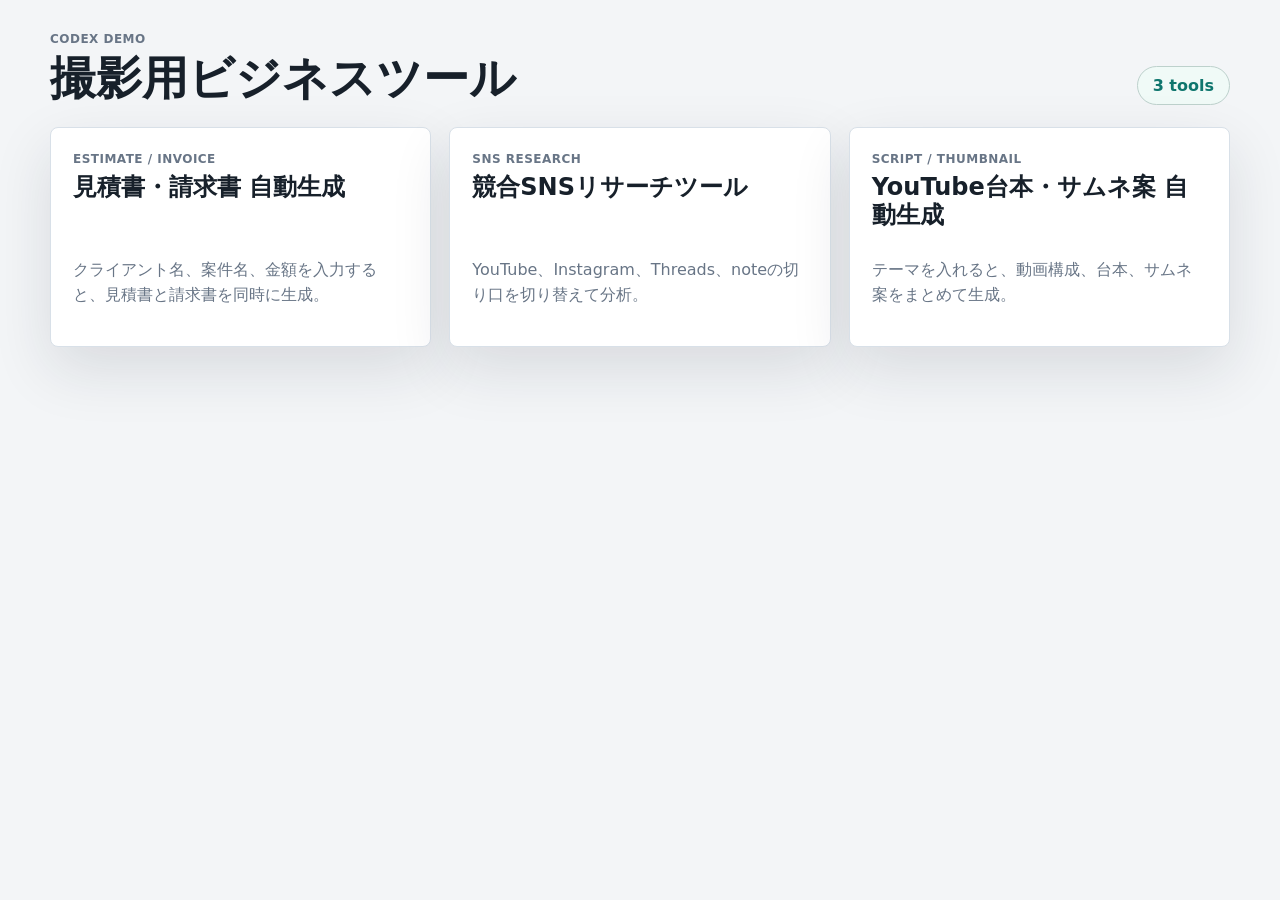
<file: index.html>
<!doctype html>
<html lang="ja">
  <head>
    <meta charset="UTF-8" />
    <meta name="viewport" content="width=device-width, initial-scale=1.0" />
    <title>Codex Demo Tools</title>
    <link rel="stylesheet" href="tool.css" />
  </head>
  <body>
    <main class="tool-shell">
      <header class="tool-header">
        <div>
          <p class="kicker">Codex Demo</p>
          <h1>撮影用ビジネスツール</h1>
        </div>
        <div class="status-pill">3 tools</div>
      </header>

      <section class="landing-grid">
        <a class="landing-card" href="estimate-invoice.html">
          <div>
            <p class="kicker">Estimate / Invoice</p>
            <h2>見積書・請求書 自動生成</h2>
          </div>
          <p>クライアント名、案件名、金額を入力すると、見積書と請求書を同時に生成。</p>
        </a>
        <a class="landing-card" href="sns-research.html">
          <div>
            <p class="kicker">SNS Research</p>
            <h2>競合SNSリサーチツール</h2>
          </div>
          <p>YouTube、Instagram、Threads、noteの切り口を切り替えて分析。</p>
        </a>
        <a class="landing-card" href="youtube-script-thumbnail.html">
          <div>
            <p class="kicker">Script / Thumbnail</p>
            <h2>YouTube台本・サムネ案 自動生成</h2>
          </div>
          <p>テーマを入れると、動画構成、台本、サムネ案をまとめて生成。</p>
        </a>
      </section>
    </main>
  </body>
</html>
</file>
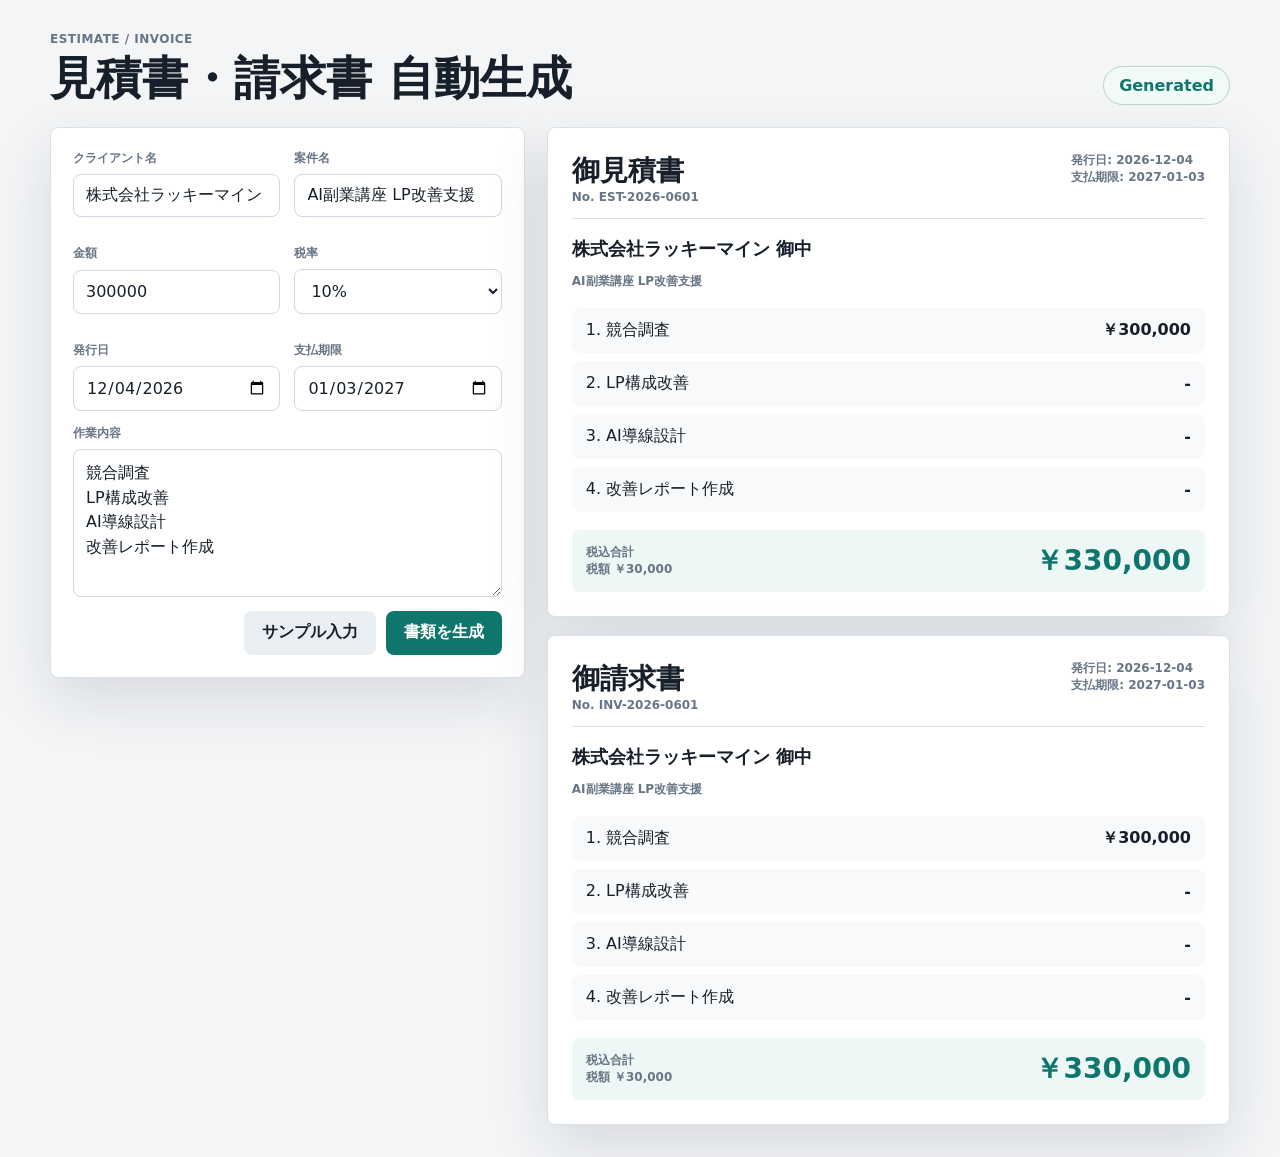
<file: estimate-invoice.html>
<!doctype html>
<html lang="ja">
  <head>
    <meta charset="UTF-8" />
    <meta name="viewport" content="width=device-width, initial-scale=1.0" />
    <title>見積書・請求書 自動生成 | Codex Demo</title>
    <link rel="stylesheet" href="tool.css" />
  </head>
  <body>
    <main class="tool-shell">
      <header class="tool-header">
        <div>
          <p class="kicker">Estimate / Invoice</p>
          <h1>見積書・請求書 自動生成</h1>
        </div>
        <div class="status-pill" id="statusPill">Ready</div>
      </header>

      <section class="two-column">
        <form class="panel" id="invoiceForm">
          <div class="field-grid">
            <label>
              <span>クライアント名</span>
              <input name="client" value="株式会社ラッキーマイン" />
            </label>
            <label>
              <span>案件名</span>
              <input name="project" value="AI副業講座 LP改善支援" />
            </label>
            <label>
              <span>金額</span>
              <input name="amount" type="number" value="300000" />
            </label>
            <label>
              <span>税率</span>
              <select name="tax">
                <option value="0.1">10%</option>
                <option value="0.08">8%</option>
                <option value="0">なし</option>
              </select>
            </label>
            <label>
              <span>発行日</span>
              <input name="issueDate" type="date" />
            </label>
            <label>
              <span>支払期限</span>
              <input name="dueDate" type="date" />
            </label>
          </div>
          <label>
            <span>作業内容</span>
            <textarea name="items" rows="5">競合調査
LP構成改善
AI導線設計
改善レポート作成</textarea>
          </label>
          <div class="actions">
            <button class="secondary" type="button" id="invoiceSampleButton">サンプル入力</button>
            <button type="submit">書類を生成</button>
          </div>
        </form>

        <div class="document-stack">
          <article class="document" id="estimateDoc"></article>
          <article class="document" id="invoiceDoc"></article>
        </div>
      </section>
    </main>
    <script src="estimate-invoice.js"></script>
  </body>
</html>
</file>
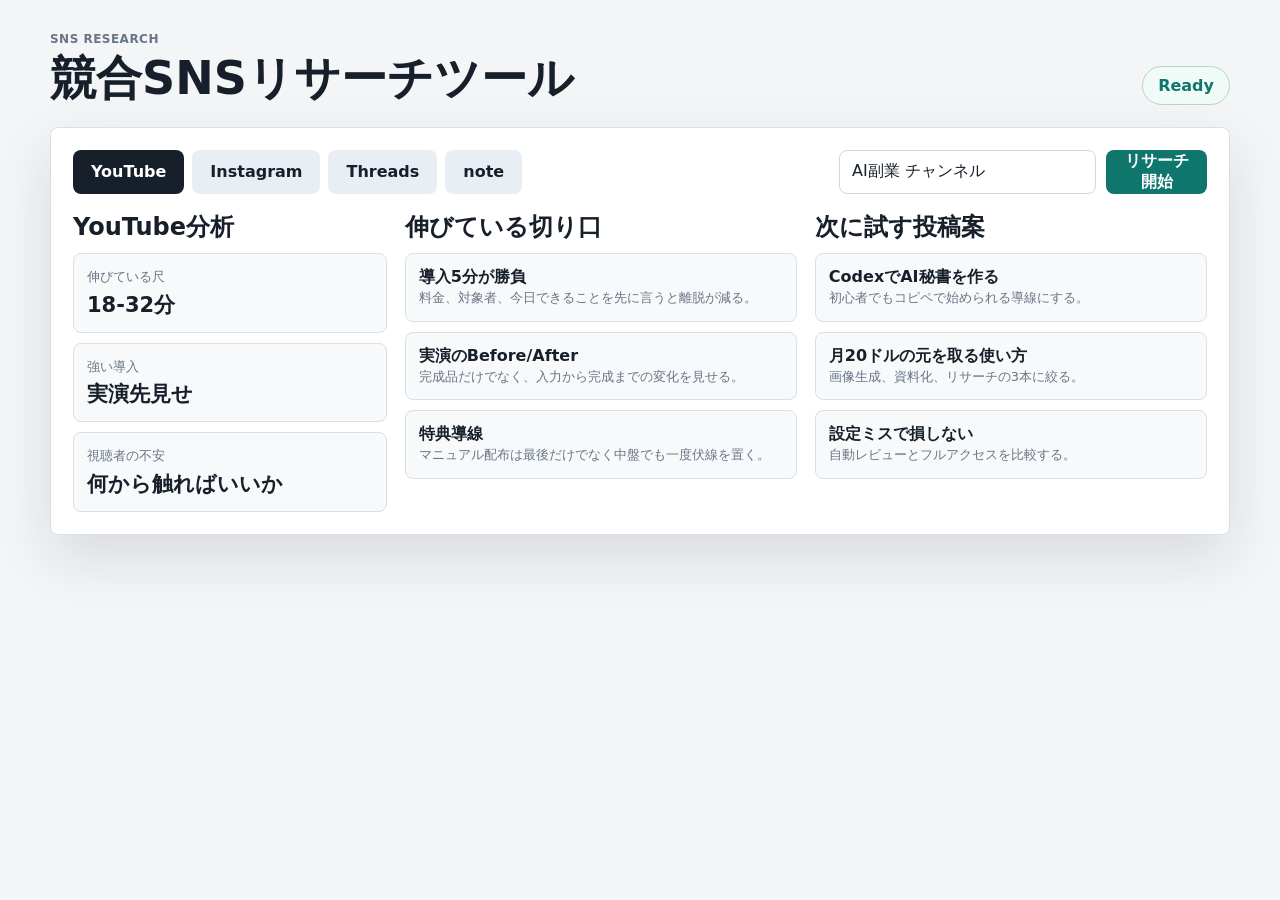
<file: sns-research.html>
<!doctype html>
<html lang="ja">
  <head>
    <meta charset="UTF-8" />
    <meta name="viewport" content="width=device-width, initial-scale=1.0" />
    <title>競合SNSリサーチツール | Codex Demo</title>
    <link rel="stylesheet" href="tool.css" />
  </head>
  <body>
    <main class="tool-shell">
      <header class="tool-header">
        <div>
          <p class="kicker">SNS Research</p>
          <h1>競合SNSリサーチツール</h1>
        </div>
        <div class="status-pill" id="statusPill">Ready</div>
      </header>

      <section class="panel">
        <div class="research-controls">
          <div class="segmented" id="snsTabs" role="tablist" aria-label="SNS">
            <button class="is-active" type="button" data-sns="YouTube">YouTube</button>
            <button type="button" data-sns="Instagram">Instagram</button>
            <button type="button" data-sns="Threads">Threads</button>
            <button type="button" data-sns="note">note</button>
          </div>
          <form id="researchForm" class="inline-research">
            <input name="target" value="AI副業 チャンネル" />
            <button type="submit">リサーチ開始</button>
          </form>
        </div>

        <div class="research-output">
          <section>
            <h2 id="researchTitle">YouTube分析</h2>
            <div class="metric-grid" id="metricGrid"></div>
          </section>
          <section>
            <h2>伸びている切り口</h2>
            <div class="insight-list" id="insightList"></div>
          </section>
          <section>
            <h2>次に試す投稿案</h2>
            <div class="idea-list" id="ideaList"></div>
          </section>
        </div>
      </section>
    </main>
    <script src="sns-research.js"></script>
  </body>
</html>
</file>
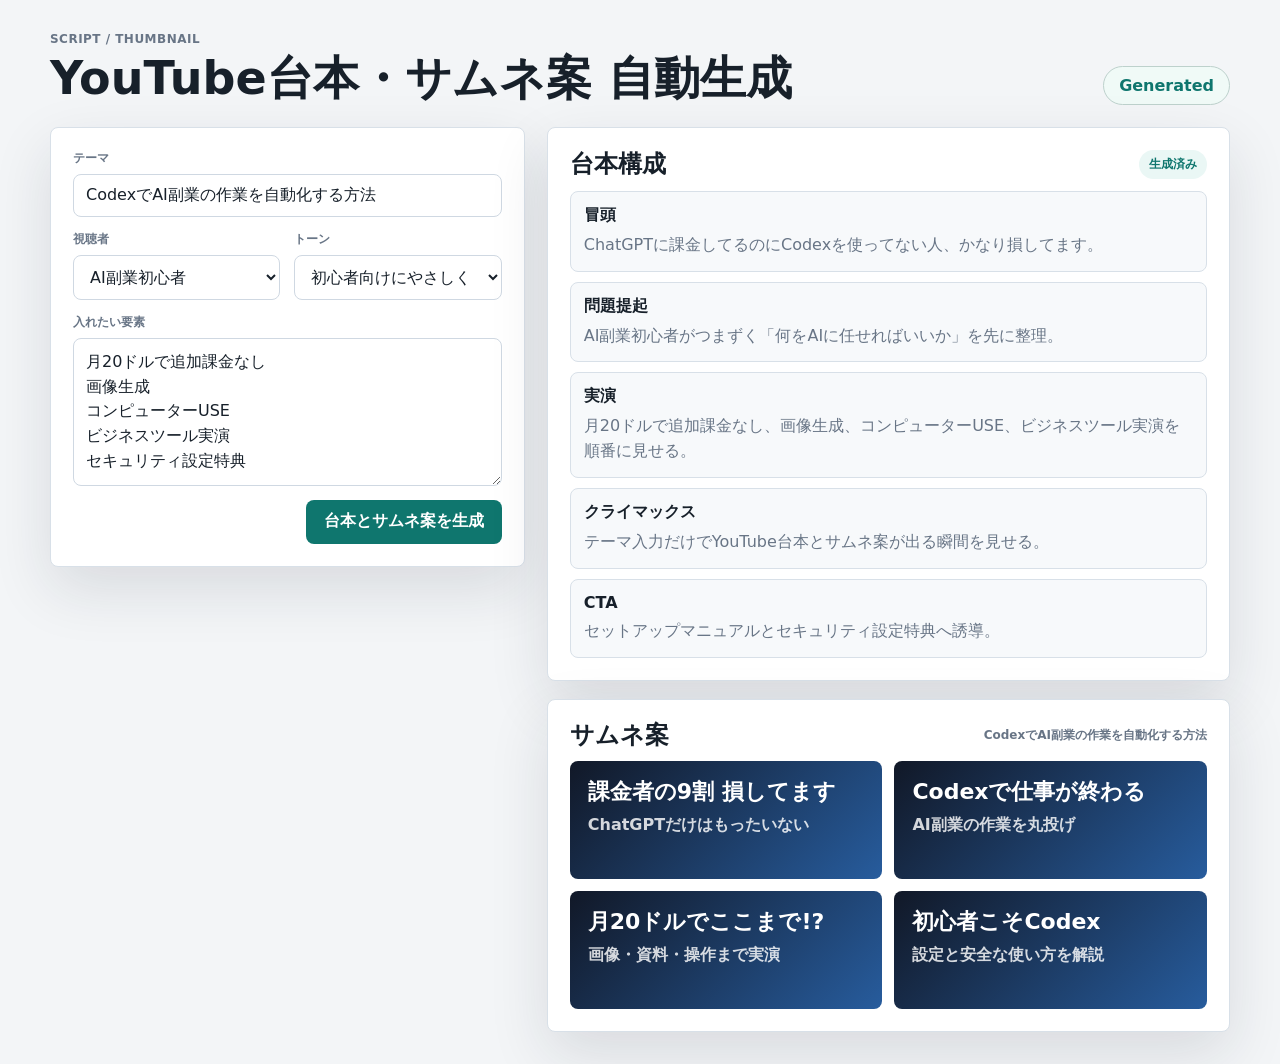
<file: youtube-script-thumbnail.html>
<!doctype html>
<html lang="ja">
  <head>
    <meta charset="UTF-8" />
    <meta name="viewport" content="width=device-width, initial-scale=1.0" />
    <title>YouTube台本・サムネ案 自動生成 | Codex Demo</title>
    <link rel="stylesheet" href="tool.css" />
  </head>
  <body>
    <main class="tool-shell">
      <header class="tool-header">
        <div>
          <p class="kicker">Script / Thumbnail</p>
          <h1>YouTube台本・サムネ案 自動生成</h1>
        </div>
        <div class="status-pill" id="statusPill">Ready</div>
      </header>

      <section class="two-column">
        <form class="panel" id="youtubeForm">
          <label>
            <span>テーマ</span>
            <input name="theme" value="CodexでAI副業の作業を自動化する方法" />
          </label>
          <div class="field-grid">
            <label>
              <span>視聴者</span>
              <select name="audience">
                <option>AI副業初心者</option>
                <option>中級者・講師</option>
                <option>フリーランス</option>
              </select>
            </label>
            <label>
              <span>トーン</span>
              <select name="tone">
                <option>初心者向けにやさしく</option>
                <option>危機感強め</option>
                <option>実演多め</option>
              </select>
            </label>
          </div>
          <label>
            <span>入れたい要素</span>
            <textarea name="points" rows="5">月20ドルで追加課金なし
画像生成
コンピューターUSE
ビジネスツール実演
セキュリティ設定特典</textarea>
          </label>
          <div class="actions">
            <button type="submit">台本とサムネ案を生成</button>
          </div>
        </form>

        <div class="youtube-output">
          <section class="panel" id="scriptOutput"></section>
          <section class="panel" id="thumbnailOutput"></section>
        </div>
      </section>
    </main>
    <script src="youtube-script-thumbnail.js"></script>
  </body>
</html>
</file>
<file: tool.css>
:root {
  color-scheme: light;
  --bg: #f3f5f7;
  --ink: #17202a;
  --muted: #687586;
  --line: #d8e0e8;
  --surface: #ffffff;
  --surface-2: #f7f9fb;
  --green: #0f766e;
  --blue: #275c9d;
  --gold: #a66b16;
  --red: #c44536;
  --shadow: 0 22px 60px rgba(22, 34, 48, 0.12);
}

* {
  box-sizing: border-box;
}

body {
  margin: 0;
  min-height: 100vh;
  background: var(--bg);
  color: var(--ink);
  font-family:
    Inter, ui-sans-serif, system-ui, -apple-system, BlinkMacSystemFont, "Segoe UI",
    sans-serif;
}

button,
input,
select,
textarea {
  font: inherit;
}

button {
  min-height: 44px;
  border: 0;
  border-radius: 8px;
  background: var(--green);
  color: #fff;
  cursor: pointer;
  font-weight: 800;
  padding: 0 18px;
}

button.secondary {
  background: #e8eef2;
  color: var(--ink);
}

.tool-shell {
  width: min(1180px, calc(100vw - 48px));
  margin: 0 auto;
  padding: 32px 0;
}

.tool-header {
  display: flex;
  align-items: flex-end;
  justify-content: space-between;
  gap: 24px;
  margin-bottom: 22px;
}

.kicker {
  margin: 0 0 6px;
  color: var(--muted);
  font-size: 12px;
  font-weight: 900;
  letter-spacing: 0.04em;
  text-transform: uppercase;
}

h1,
h2,
h3 {
  margin: 0;
  line-height: 1.15;
}

h1 {
  font-size: clamp(30px, 4vw, 46px);
}

h2 {
  font-size: 24px;
}

h3 {
  font-size: 16px;
}

.status-pill {
  border: 1px solid #bdd1cc;
  border-radius: 999px;
  background: #f0faf7;
  color: var(--green);
  font-weight: 900;
  padding: 9px 15px;
  white-space: nowrap;
}

.two-column {
  display: grid;
  grid-template-columns: minmax(340px, 0.82fr) minmax(0, 1.18fr);
  gap: 22px;
  align-items: start;
}

.panel,
.document {
  border: 1px solid var(--line);
  border-radius: 8px;
  background: var(--surface);
  box-shadow: var(--shadow);
}

.panel {
  padding: 22px;
}

.field-grid {
  display: grid;
  grid-template-columns: repeat(2, minmax(0, 1fr));
  gap: 14px;
}

label {
  display: grid;
  gap: 7px;
  margin-bottom: 14px;
}

label span {
  color: var(--muted);
  font-size: 12px;
  font-weight: 900;
}

input,
select,
textarea {
  width: 100%;
  border: 1px solid #cfd8e2;
  border-radius: 8px;
  background: #fff;
  color: var(--ink);
  padding: 11px 12px;
}

textarea {
  line-height: 1.55;
  resize: vertical;
}

.actions {
  display: flex;
  justify-content: flex-end;
  gap: 10px;
  margin-top: 8px;
}

.document-stack {
  display: grid;
  gap: 18px;
}

.document {
  padding: 24px;
}

.doc-head {
  display: flex;
  justify-content: space-between;
  gap: 18px;
  border-bottom: 1px solid var(--line);
  padding-bottom: 14px;
}

.doc-type {
  font-size: 28px;
  font-weight: 900;
}

.doc-number,
.doc-meta,
.mini-label {
  color: var(--muted);
  font-size: 12px;
  font-weight: 700;
}

.doc-client {
  margin-top: 18px;
  font-size: 18px;
  font-weight: 900;
}

.doc-items {
  display: grid;
  gap: 8px;
  margin: 18px 0;
}

.doc-item,
.doc-total-row {
  display: flex;
  align-items: center;
  justify-content: space-between;
  gap: 16px;
  border-radius: 8px;
  background: var(--surface-2);
  padding: 12px 14px;
}

.doc-total-row {
  background: #edf8f6;
}

.doc-total {
  color: var(--green);
  font-size: 28px;
  font-weight: 900;
}

.research-controls {
  display: grid;
  grid-template-columns: 1fr auto;
  gap: 14px;
  margin-bottom: 20px;
}

.segmented {
  display: flex;
  flex-wrap: wrap;
  gap: 8px;
}

.segmented button {
  background: #e9eef4;
  color: var(--ink);
}

.segmented button.is-active {
  background: var(--ink);
  color: #fff;
}

.inline-research {
  display: flex;
  gap: 10px;
}

.research-output {
  display: grid;
  grid-template-columns: 0.8fr 1fr 1fr;
  gap: 18px;
}

.metric-grid,
.insight-list,
.idea-list {
  display: grid;
  gap: 10px;
  margin-top: 12px;
}

.metric,
.insight,
.idea,
.script-block {
  border: 1px solid var(--line);
  border-radius: 8px;
  background: var(--surface-2);
  padding: 13px;
}

.metric span,
.insight span,
.idea span {
  display: block;
  color: var(--muted);
  font-size: 13px;
  line-height: 1.5;
}

.metric strong {
  display: block;
  margin-top: 4px;
  font-size: 21px;
}

.youtube-output {
  display: grid;
  gap: 18px;
}

.panel-head {
  display: flex;
  align-items: center;
  justify-content: space-between;
  gap: 14px;
  margin-bottom: 12px;
}

.badge {
  border-radius: 999px;
  background: #eaf7f5;
  color: var(--green);
  font-size: 12px;
  font-weight: 900;
  padding: 6px 10px;
}

.script-block {
  margin-top: 10px;
}

.script-block p {
  margin: 7px 0 0;
  color: var(--muted);
  line-height: 1.55;
}

.thumb-grid {
  display: grid;
  grid-template-columns: repeat(2, minmax(0, 1fr));
  gap: 12px;
}

.thumb-card {
  min-height: 118px;
  border-radius: 8px;
  background: linear-gradient(135deg, #111827, #275c9d);
  color: #fff;
  padding: 18px;
}

.thumb-card strong {
  display: block;
  font-size: 22px;
  line-height: 1.16;
}

.thumb-card span {
  display: block;
  margin-top: 10px;
  color: rgba(255, 255, 255, 0.82);
  font-weight: 700;
}

.landing-grid {
  display: grid;
  grid-template-columns: repeat(3, minmax(0, 1fr));
  gap: 18px;
}

.landing-card {
  display: grid;
  min-height: 220px;
  align-content: space-between;
  border: 1px solid var(--line);
  border-radius: 8px;
  background: var(--surface);
  color: inherit;
  padding: 22px;
  text-decoration: none;
  box-shadow: var(--shadow);
}

.landing-card p {
  color: var(--muted);
  line-height: 1.55;
}

@media (max-width: 900px) {
  .tool-header,
  .research-controls,
  .inline-research {
    display: grid;
  }

  .two-column,
  .research-output,
  .landing-grid {
    grid-template-columns: 1fr;
  }
}
</file>
